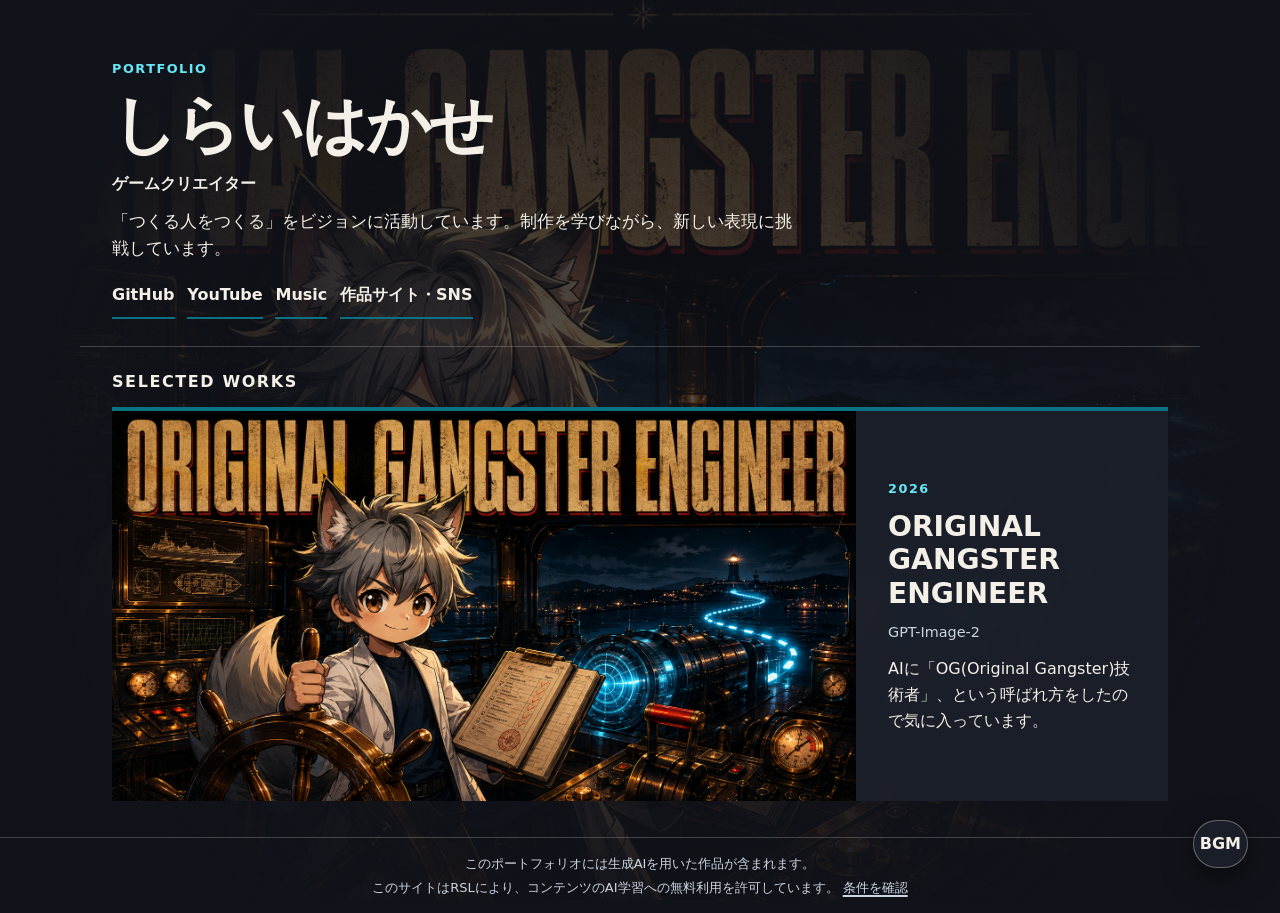
<file: index.html>
<!doctype html>
<html lang="ja"><head><meta charset="utf-8"><meta name="viewport" content="width=device-width,initial-scale=1"><title>しらいはかせ | Portfolio</title><meta name="description" content="「つくる人をつくる」をビジョンに活動しています。制作を学びながら、新しい表現に挑戦しています。"><meta name="generator" content="https://github.com/kaitas/github-portfolio-template"><meta name="author" content="https://aicu.ai/"><link rel="rsl" type="application/rsl+xml" href="rsl.xml"><style>
:root{--accent:#0b7285;--bg:#11131a;--text:#f4f0e8;--panel:#1c202b;--muted:#cbd5e1;--label:#67e8f9}*{box-sizing:border-box}html{scroll-behavior:smooth}body{margin:0;background:var(--bg);color:var(--text);font-family:system-ui,"Noto Sans JP",sans-serif;font-size:16px;line-height:1.65;overflow-wrap:anywhere;opacity:.25;animation:reveal .5s ease-out forwards}body::before{content:"";position:fixed;z-index:-2;inset:0;background:linear-gradient(#11131aad,#11131ad1),url("images/HakaseOG.png") center/cover no-repeat}body::after{content:"";position:fixed;z-index:-1;inset:0;background:radial-gradient(circle at center,transparent 0 20%,var(--bg) 78%)}#particles{position:fixed;z-index:-1;inset:0;width:100%;height:100%;pointer-events:none}@keyframes reveal{to{opacity:1}}a{color:inherit}.skip{position:fixed;z-index:10;top:.5rem;left:.5rem;padding:.7rem 1rem;background:var(--text);color:var(--bg);transform:translateY(-150%)}.skip:focus{transform:none}a:focus-visible{outline:3px solid var(--label);outline-offset:3px;border-radius:2px}.hero,main{width:min(1120px,100%);margin:auto;padding-inline:clamp(1rem,4vw,2rem)}.hero{padding-top:clamp(2rem,5vh,3rem);padding-bottom:clamp(1.25rem,3vh,2rem);border-bottom:1px solid color-mix(in srgb,var(--text) 22%,transparent)}.eyebrow,.meta{color:var(--label);font-size:.8rem;font-weight:800;letter-spacing:.12em;text-transform:uppercase}.hero h1{max-width:16ch;margin:.3rem 0 .75rem;font-size:clamp(2.5rem,5vw,4.75rem);line-height:1.05;letter-spacing:-.04em}.role{margin:.5rem 0;font-weight:750}.bio{max-width:65ch;margin-block:.65rem;font-size:clamp(1rem,1.3vw,1.1rem)}.links{display:flex;flex-wrap:wrap;gap:.4rem .8rem;margin-top:.75rem}.links a{display:inline-flex;align-items:center;min-height:44px;border-bottom:2px solid var(--accent);font-weight:650;text-decoration:none}main{padding-top:clamp(1.25rem,2.5vh,2rem);padding-bottom:clamp(1.5rem,4vh,3rem)}h2{margin:0 0 .75rem;font-size:1rem;letter-spacing:.1em}.works{display:grid;gap:2rem}.work{display:grid;grid-template-columns:minmax(0,1.55fr) minmax(260px,.65fr);min-height:0;background:#1c202be8;border-top:4px solid var(--accent);backdrop-filter:blur(10px)}.work img,.placeholder{display:block;width:100%;height:100%;min-height:0;max-height:390px;aspect-ratio:16/9;object-fit:cover}.placeholder{display:grid;place-items:center;color:var(--label);background:color-mix(in srgb,var(--accent) 12%,var(--panel));letter-spacing:.2em}.copy{align-self:center;padding:clamp(1.25rem,3vw,2rem)}.copy h3{margin:.25rem 0;font-size:clamp(1.4rem,2.2vw,1.8rem);line-height:1.2}.copy p{margin:.65rem 0}.tools{color:var(--muted);font-size:.9rem}.empty{padding:3rem;background:var(--panel)}footer{padding:.65rem;line-height:1.5;text-align:center;border-top:1px solid color-mix(in srgb,var(--text) 22%,transparent);color:var(--muted);font-size:.8125rem}footer p{margin:.3rem}footer a{text-decoration-thickness:2px;text-underline-offset:3px}.bgm{position:fixed;z-index:20;right:clamp(1rem,3vw,2rem);bottom:clamp(1rem,3vw,2rem)}.bgm button{min-width:48px;min-height:48px;border:1px solid #f4f0e859;border-radius:999px;color:var(--text);background:#1c202beb;font:inherit;font-weight:800;cursor:pointer;box-shadow:0 8px 30px #0008;backdrop-filter:blur(12px)}.bgm-panel{position:absolute;right:0;bottom:3.5rem;width:min(340px,calc(100vw - 2rem));padding:.8rem;border:1px solid #f4f0e840;border-radius:14px;background:#1c202bf5;box-shadow:0 12px 45px #000a}.bgm-head{display:flex;align-items:center;justify-content:space-between;margin-bottom:.5rem}.bgm-close{min-width:44px!important;min-height:44px!important;font-size:1.5rem}.bgm-frame{overflow:hidden;aspect-ratio:16/9;border-radius:8px;background:#000}.bgm-frame iframe{width:100%;height:100%;border:0}.bgm-panel>a{display:inline-flex;align-items:center;min-height:44px;margin-top:.35rem;font-size:.85rem;text-underline-offset:3px}@media(max-width:700px){.hero{padding-top:2rem;padding-bottom:1.5rem}.hero h1{font-size:clamp(2.35rem,12vw,3.75rem)}.work{grid-template-columns:1fr}.work img,.placeholder{max-height:none;aspect-ratio:4/3}.copy{padding:1.25rem}.links{gap:.25rem .7rem}footer{text-align:left}.bgm{right:1rem;bottom:1rem}.bgm-panel{position:fixed;right:1rem;bottom:4.75rem;left:1rem;width:auto}}@media(prefers-reduced-motion:reduce){html{scroll-behavior:auto}body{opacity:1;animation:none}#particles{display:none}}
</style></head><body><canvas id="particles" aria-hidden="true"></canvas><a class="skip" href="#works">作品へ移動</a><header class="hero"><p class="eyebrow">Portfolio</p><h1>しらいはかせ</h1><p class="role">ゲームクリエイター</p><p class="bio">「つくる人をつくる」をビジョンに活動しています。制作を学びながら、新しい表現に挑戦しています。</p><nav class="links" aria-label="外部リンク"><a href="https://github.com/aicuai/" target="_blank" rel="noopener noreferrer">GitHub</a><a href="https://www.youtube.com/@aicuai" target="_blank" rel="noopener noreferrer">YouTube</a><a href="https://www.tunecore.co.jp/artists/AiCuty" target="_blank" rel="noopener noreferrer">Music</a><a href="https://x.com/o_ob" target="_blank" rel="noopener noreferrer">作品サイト・SNS</a></nav></header><main id="works"><h2>SELECTED WORKS</h2><section class="works" aria-label="作品一覧"><article class="work"><img src="images/HakaseOG.png" alt="犬耳の研究者が航海士をしています" loading="lazy" decoding="async"><div class="copy"><p class="meta">2026</p><h3>ORIGINAL GANGSTER ENGINEER</h3><p class="tools">GPT-Image-2</p><p>AIに「OG(Original Gangster)技術者」、という呼ばれ方をしたので気に入っています。</p></div></article></section></main><footer><p>このポートフォリオには生成AIを用いた作品が含まれます。</p><p>このサイトはRSLにより、コンテンツのAI学習への無料利用を許可しています。 <a href="rsl.xml">条件を確認</a></p></footer><div class="bgm"><button type="button" class="bgm-toggle" aria-expanded="false" aria-controls="bgm-panel">BGM</button><section class="bgm-panel" id="bgm-panel" aria-label="BGMプレイヤー" hidden><div class="bgm-head"><strong>人工現実モラトリアム（英語版）</strong><button type="button" class="bgm-close" aria-label="BGMを閉じる">&times;</button></div><div class="bgm-frame"></div><a href="https://music.youtube.com/watch?v=GgK3HGVu1nc" target="_blank" rel="noopener noreferrer">YouTube Musicで聴く</a></section></div><script>if(!matchMedia("(prefers-reduced-motion: reduce)").matches){const c=document.querySelector("#particles"),x=c.getContext("2d"),d=Math.min(devicePixelRatio,2),n=innerWidth<700?350:1000,p=Array.from({length:n},()=>{const a=Math.random()*Math.PI*2,s=.15+Math.random()*.85;return{a,r:Math.random()*24,s,z:.3+Math.random()*1.4}});function size(){c.width=innerWidth*d;c.height=innerHeight*d;x.setTransform(d,0,0,d,0,0)}function draw(){x.clearRect(0,0,innerWidth,innerHeight);x.fillStyle="#67e8f966";for(const q of p){q.r+=q.s;if(q.r>Math.hypot(innerWidth,innerHeight)*.56)q.r=0;const px=innerWidth/2+Math.cos(q.a)*q.r,py=innerHeight/2+Math.sin(q.a)*q.r;x.fillRect(px,py,q.z,q.z)}requestAnimationFrame(draw)}addEventListener("resize",size,{passive:true});size();draw()}const t=document.querySelector(".bgm-toggle"),panel=document.querySelector(".bgm-panel"),frame=document.querySelector(".bgm-frame");function closeBgm(){panel.hidden=true;frame.replaceChildren();t.setAttribute("aria-expanded","false");t.focus()}t.addEventListener("click",()=>{panel.hidden=false;t.setAttribute("aria-expanded","true");const iframe=document.createElement("iframe");iframe.src="https://www.youtube-nocookie.com/embed/GgK3HGVu1nc";iframe.title="BGM: 人工現実モラトリアム（英語版）";iframe.allow="encrypted-media; picture-in-picture";iframe.allowFullscreen=true;iframe.referrerPolicy="strict-origin-when-cross-origin";frame.append(iframe);panel.querySelector(".bgm-close").focus()});panel.querySelector(".bgm-close").addEventListener("click",closeBgm);addEventListener("keydown",event=>{if(event.key==="Escape"&&!panel.hidden)closeBgm()});</script></body></html>
</file>
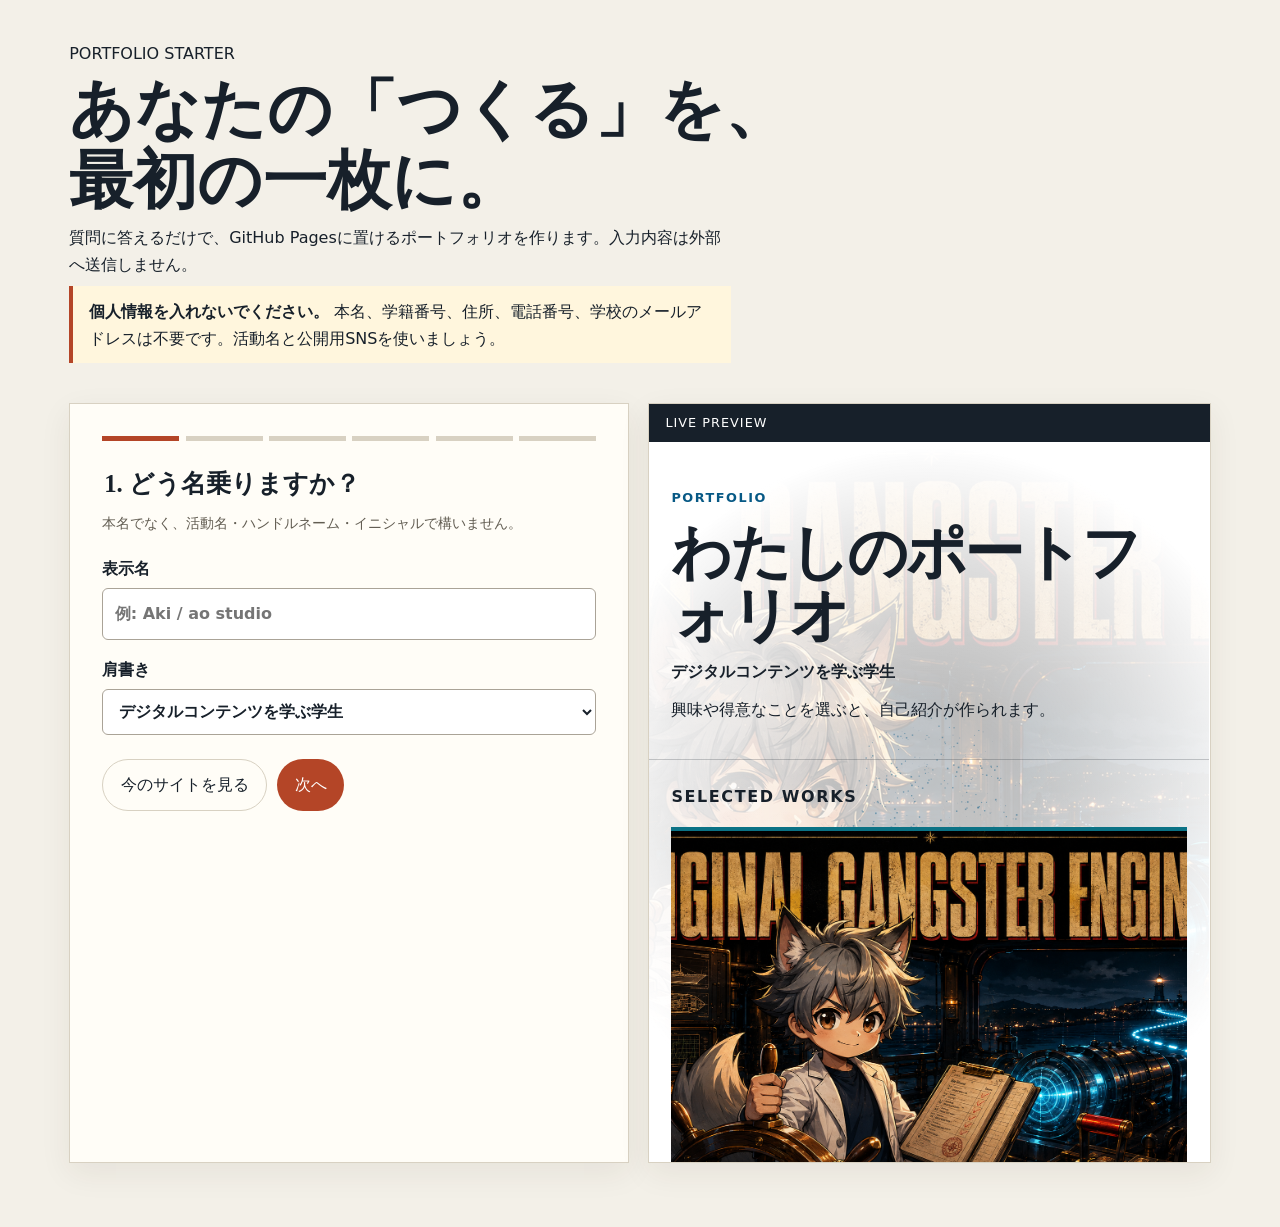
<file: wizard.html>
<!doctype html>
<html lang="ja">
<head>
<meta charset="utf-8">
<meta name="viewport" content="width=device-width,initial-scale=1">
<title>ポートフォリオ作成ウィザード</title>
<meta name="description" content="質問に答えてポートフォリオを作成するウィザード">
<meta name="generator" content="https://github.com/kaitas/github-portfolio-template">
<meta name="author" content="https://aicu.ai/">
<style>
  :root { --ink: #17202a; --paper: #f3f0e8; --panel: #fffdf7; --accent: #b44527; --line: #d8d1c2; }
  * { box-sizing: border-box; }
  body { margin: 0; color: var(--ink); background: var(--paper); font-family: "Hiragino Kaku Gothic ProN", "Noto Sans JP", system-ui, sans-serif; line-height: 1.7; }
  button, input, select, textarea { font: inherit; }
  button, .button { display: inline-flex; align-items: center; justify-content: center; min-height: 44px; border: 0; border-radius: 999px; padding: .7rem 1.1rem; color: white; background: var(--ink); cursor: pointer; text-decoration: none; }
  button.secondary, .button.secondary { color: var(--ink); background: transparent; border: 1px solid var(--line); }
  button.accent { background: var(--accent); }
  button:focus-visible, .button:focus-visible, a:focus-visible, input:focus-visible, select:focus-visible, textarea:focus-visible { outline: 3px solid #9a3412; outline-offset: 3px; }
  header { max-width: 1180px; margin: auto; padding: 2rem 1.2rem 1rem; }
  header p { max-width: 65ch; margin: .5rem 0; }
  h1 { margin: 0; font-family: Georgia, "Yu Mincho", serif; font-size: clamp(2rem, 5vw, 4rem); line-height: 1.1; }
  .privacy { padding: .7rem 1rem; border-left: 4px solid var(--accent); background: #fff6dd; }
  .layout { display: grid; grid-template-columns: minmax(0, 560px) minmax(360px, 1fr); gap: 1.2rem; max-width: 1180px; margin: auto; padding: 1rem 1.2rem 4rem; }
  .editor, .preview-shell { border: 1px solid var(--line); background: var(--panel); box-shadow: 0 10px 30px #392f2012; }
  .editor { padding: clamp(1rem, 3vw, 2rem); }
  .progress { display: flex; gap: .4rem; margin-bottom: 1.4rem; }
  .progress span { height: 5px; flex: 1; background: var(--line); }
  .progress span.current { background: var(--accent); }
  fieldset { border: 0; padding: 0; margin: 0; }
  legend { font-family: Georgia, "Yu Mincho", serif; font-size: 1.55rem; font-weight: 700; margin-bottom: .4rem; }
  .hint { color: #625d52; font-size: .88rem; margin: 0 0 1.2rem; }
  label { display: block; font-weight: 700; margin-top: 1rem; }
  input, select, textarea { width: 100%; margin-top: .35rem; padding: .72rem; border: 1px solid #aaa397; border-radius: 6px; color: var(--ink); background: white; }
  textarea { min-height: 7rem; resize: vertical; }
  input[type="color"] { width: 5rem; height: 3rem; padding: .2rem; }
  .checks { display: grid; grid-template-columns: repeat(2, 1fr); gap: .35rem .8rem; }
  .checks label { display: flex; align-items: center; gap: .45rem; margin-top: .4rem; font-weight: 400; }
  .checks input { width: auto; margin: 0; }
  .work-card { margin: 1rem 0; padding: 1rem; border: 1px solid var(--line); border-radius: 8px; background: white; }
  .work-card h3 { margin: 0; }
  .actions { display: flex; flex-wrap: wrap; gap: .6rem; justify-content: space-between; margin-top: 1.5rem; }
  .actions div { display: flex; flex-wrap: wrap; gap: .6rem; }
  .warning { color: #821d14; background: #fff0ed; border-left: 4px solid #b52b1e; padding: .7rem 1rem; margin-top: 1rem; }
  .preview-shell { position: sticky; top: 1rem; align-self: start; overflow: hidden; }
  .preview-label { margin: 0; padding: .5rem 1rem; color: white; background: var(--ink); font-size: .8rem; letter-spacing: .08em; }
  iframe { display: block; width: 100%; height: 720px; border: 0; background: white; }
  .output { display: grid; gap: .7rem; margin-top: 1rem; }
  .output button { width: 100%; }
  [hidden] { display: none !important; }
  @media (max-width: 880px) { .layout { grid-template-columns: 1fr; } .preview-shell { position: static; } iframe { height: 600px; } }
  @media (max-width: 520px) { .checks { grid-template-columns: 1fr; } .actions, .actions div { align-items: stretch; flex-direction: column; } .actions button, .actions .button { width: 100%; } }
  @media (forced-colors: active) { button, .button, input, select, textarea { border: 1px solid ButtonText; } }
</style>
</head>
<body>
<header>
  <p>PORTFOLIO STARTER</p>
  <h1>あなたの「つくる」を、<br>最初の一枚に。</h1>
  <p>質問に答えるだけで、GitHub Pagesに置けるポートフォリオを作ります。入力内容は外部へ送信しません。</p>
  <p class="privacy"><strong>個人情報を入れないでください。</strong> 本名、学籍番号、住所、電話番号、学校のメールアドレスは不要です。活動名と公開用SNSを使いましょう。</p>
</header>

<main class="layout">
  <form class="editor" id="wizard">
    <div class="progress" id="progress" aria-label="進み具合"></div>

    <fieldset data-step="0">
      <legend>1. どう名乗りますか？</legend>
      <p class="hint">本名でなく、活動名・ハンドルネーム・イニシャルで構いません。</p>
      <label>表示名 <input name="name" required maxlength="40" placeholder="例: Aki / ao studio"></label>
      <label>肩書き
        <select name="role">
          <option>デジタルコンテンツを学ぶ学生</option><option>映像クリエイター</option><option>3DCGアーティスト</option>
          <option>ゲームクリエイター</option><option>イラストレーター</option><option>Webクリエイター</option><option>サウンドクリエイター</option>
        </select>
      </label>
    </fieldset>

    <fieldset data-step="1" hidden>
      <legend>2. 何をつくる人ですか？</legend>
      <p class="hint">選んだ内容から自己紹介の下書きを自動で作ります。</p>
      <label>興味のある分野（複数可）</label>
      <div class="checks" data-group="interests">
        <label><input type="checkbox" value="映像">映像</label><label><input type="checkbox" value="3DCG">3DCG</label>
        <label><input type="checkbox" value="ゲーム">ゲーム</label><label><input type="checkbox" value="イラスト">イラスト</label>
        <label><input type="checkbox" value="写真">写真</label><label><input type="checkbox" value="Web">Web</label>
        <label><input type="checkbox" value="XR">XR</label><label><input type="checkbox" value="生成AI">生成AI</label>
        <label><input type="checkbox" value="音楽・サウンド">音楽・サウンド</label><label><input type="checkbox" value="インタラクティブアート">インタラクティブアート</label>
      </div>
      <label>得意・好きな工程（複数可）</label>
      <div class="checks" data-group="strengths">
        <label><input type="checkbox" value="企画">企画</label><label><input type="checkbox" value="撮影">撮影</label>
        <label><input type="checkbox" value="編集">編集</label><label><input type="checkbox" value="デザイン">デザイン</label>
        <label><input type="checkbox" value="モデリング">モデリング</label><label><input type="checkbox" value="アニメーション">アニメーション</label>
        <label><input type="checkbox" value="プログラミング">プログラミング</label><label><input type="checkbox" value="演出">演出</label>
      </div>
      <label>将来やってみたいこと <input name="future" maxlength="100" placeholder="例: ゲームの世界観を伝える映像演出"></label>
      <label>自己紹介 <textarea name="bio" maxlength="280" placeholder="選択内容から自動で下書きします。自由に直せます。"></textarea></label>
    </fieldset>

    <fieldset data-step="2" hidden>
      <legend>3. 作品を見せましょう</legend>
      <p class="hint">画像は先にGitHubのimagesフォルダへアップロードし、画像パスを入力します。HTTPSの画像URLも使えます。</p>
      <div id="works"></div>
      <button type="button" class="secondary" id="add-work">作品を追加</button>
    </fieldset>

    <fieldset data-step="3" hidden>
      <legend>4. 公開用リンク</legend>
      <p class="hint">空欄で構いません。個人用ではなく、作品を見せるための公開アカウントを推奨します。</p>
      <label>GitHub <input name="github" type="url" placeholder="https://github.com/..."></label>
      <label>YouTube <input name="youtube" type="url" placeholder="https://www.youtube.com/@..."></label>
      <label>Music <input name="music" type="url" placeholder="https://..."></label>
      <label>その他のSNS・作品サイト <input name="social" type="url" placeholder="https://..."></label>
      <label>BGMにするYouTube Music・YouTube動画 <input name="bgm" type="url" placeholder="https://music.youtube.com/watch?v=..."></label>
      <p class="hint">任意です。訪問者が「BGM」ボタンを押すまでYouTubeへ接続せず、音も自動再生しません。</p>
    </fieldset>

    <fieldset data-step="4" hidden>
      <legend>5. 見た目を選ぶ</legend>
      <label>スタイル
        <select name="theme"><option value="gallery">Gallery / 明るく静か</option><option value="night">Night / 暗く鮮やか</option><option value="paper">Paper / 編集ノート</option></select>
      </label>
      <label>アクセント色 <input name="accent" type="color" value="#0b7285"></label>
    </fieldset>

    <fieldset data-step="5" hidden>
      <legend>6. 確認して保存</legend>
      <p class="hint">設定JSONは編集の再開用です。完成HTMLはGitHubのindex.htmlと置き換えると公開できます。</p>
      <label><input name="ai" type="checkbox" checked> 作品に生成AIを使用したことを表示する</label>
      <label>AIによるコンテンツ利用（RSL）
        <select name="rsl">
          <option value="ai-train-free">AI学習を無料で許可する（現在の設定）</option>
          <option value="none">AIによる利用を許可しない</option>
        </select>
      </label>
      <p class="hint">
        RSLは、AIが作品をどのように利用できるかを機械向けに示す設定です。
        現在は「AI学習を無料で許可する」です。設定ファイルはリポジトリ直下の
        <a href="rsl.xml" target="_blank" rel="noopener noreferrer">rsl.xml</a> にあります。
      </p>
      <p class="warning" id="rsl-warning" hidden>
        「許可しない」を選んだ場合、完成HTMLにはRSL宣言を入れません。
        公開時はGitHub上のrsl.xmlとrobots.txtも削除してください。
      </p>
      <div id="pii-warning" class="warning" hidden></div>
      <div class="output">
        <button type="button" class="accent" id="download-html">完成した index.html を保存</button>
        <button type="button" id="download-json">編集用 portfolio.json を保存</button>
        <label class="button secondary" for="load-json">portfolio.json を読み込んで再編集</label>
        <input id="load-json" type="file" accept="application/json,.json" hidden>
      </div>
    </fieldset>

    <div class="actions">
      <button type="button" class="secondary" id="back" hidden>戻る</button>
      <div><a class="button secondary" href="index.html">今のサイトを見る</a><button type="button" class="accent" id="next">次へ</button></div>
    </div>
  </form>

  <aside class="preview-shell">
    <p class="preview-label">LIVE PREVIEW</p>
    <iframe id="preview" title="完成イメージ"></iframe>
  </aside>
</main>

<template id="work-template">
  <section class="work-card">
    <h3>作品 <span></span></h3>
    <label>タイトル <input data-field="title" maxlength="80" placeholder="例: 夜の図書館"></label>
    <label>画像パスまたはHTTPS URL <input data-field="image" placeholder="images/work-01.png"></label>
    <label>画像の説明 <input data-field="alt" maxlength="120" placeholder="画面に写っているものを短く説明"></label>
    <label>制作年 <input data-field="year" maxlength="10" inputmode="numeric" placeholder="2026"></label>
    <label>担当・使用ツール <input data-field="tools" maxlength="120" placeholder="企画・編集 / Blender, After Effects"></label>
    <label>作品の説明 <textarea data-field="description" maxlength="400" placeholder="何を表現し、何を工夫したか"></textarea></label>
    <button type="button" class="secondary remove-work">この作品を削除</button>
  </section>
</template>

<script src="wizard.js"></script>
</body>
</html>
</file>
